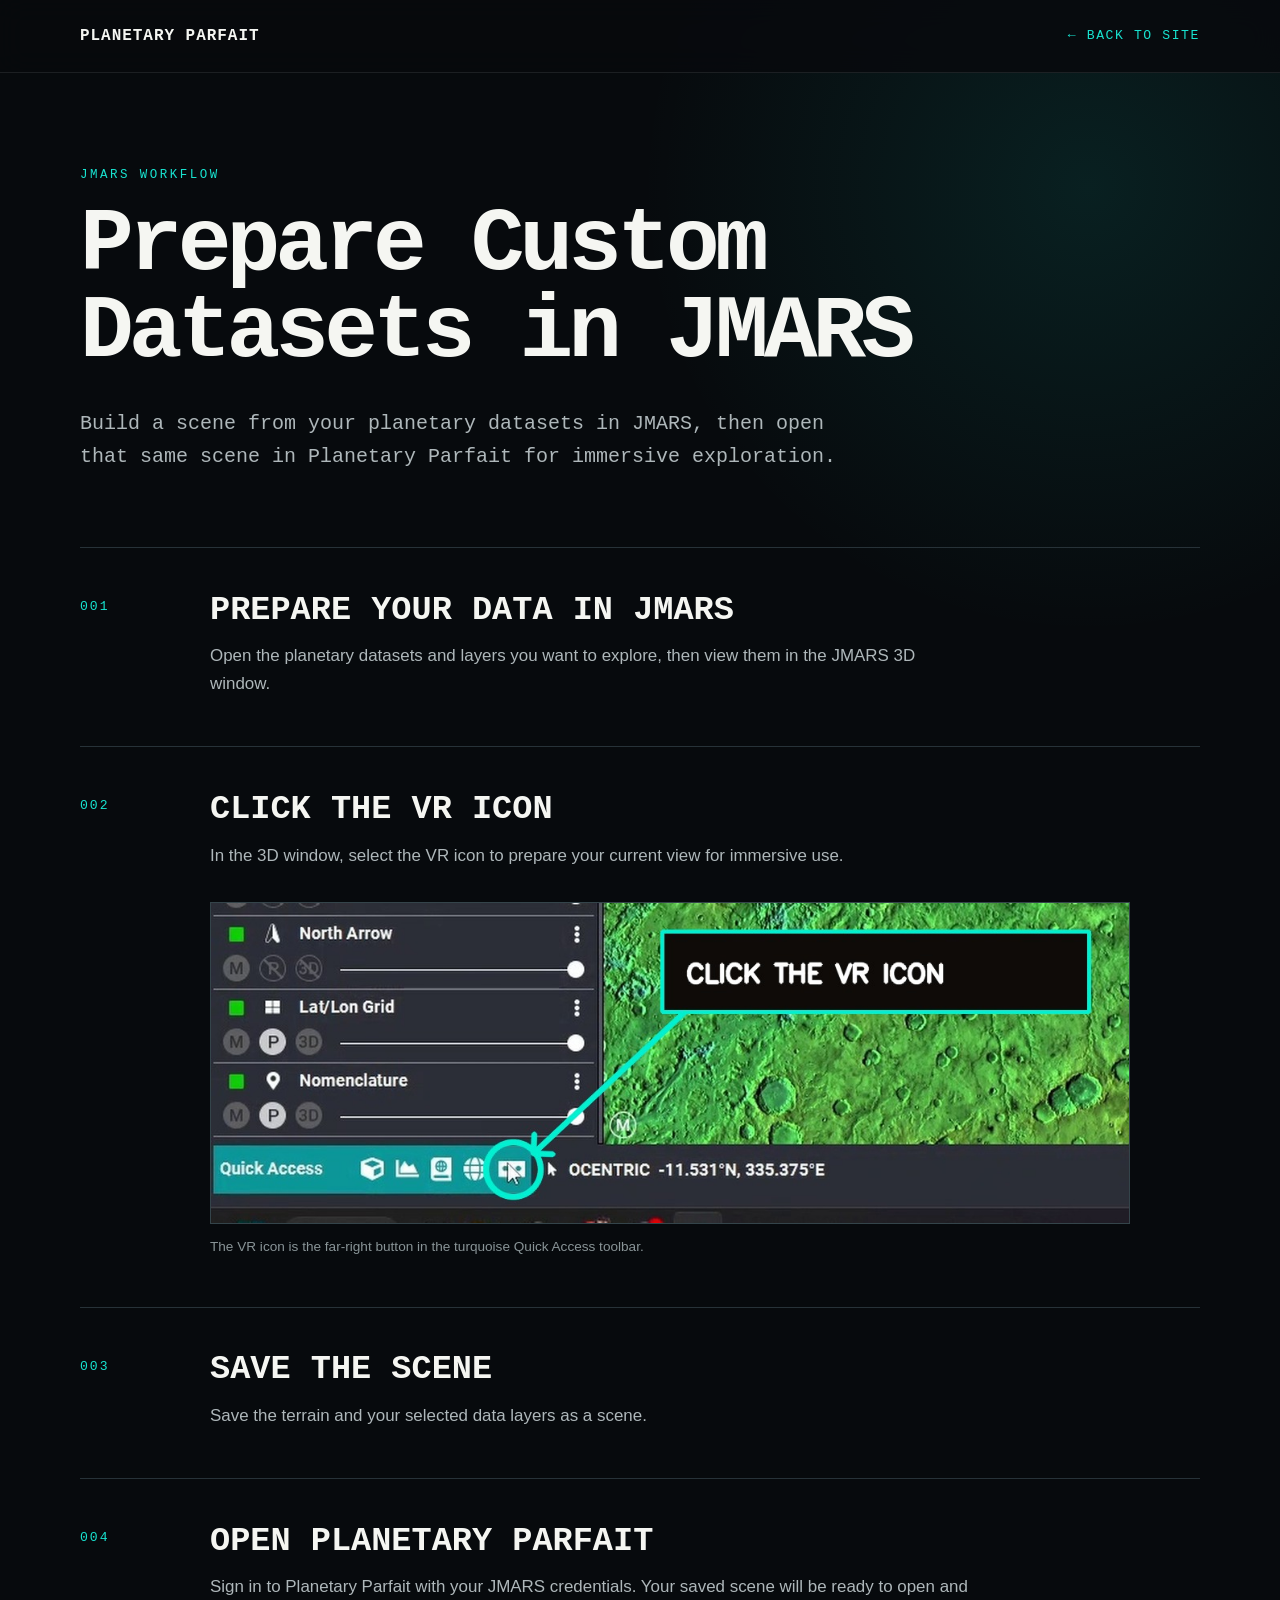
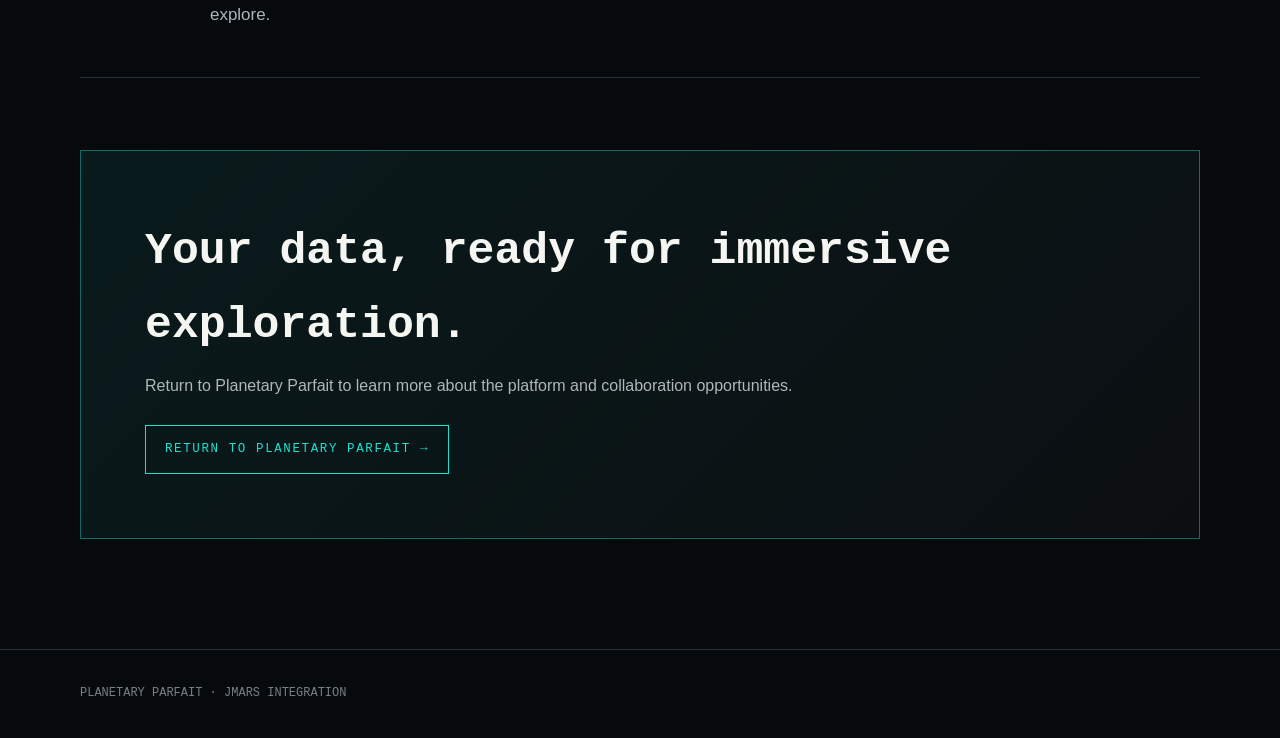
<file: tutorial.html>
<!doctype html>
<html lang="en">
<head>
  <meta charset="UTF-8" />
  <meta name="viewport" content="width=device-width, initial-scale=1.0" />
  <meta name="description" content="Prepare custom planetary datasets in JMARS for exploration in Planetary Parfait." />
  <title>Prepare Custom Datasets in JMARS | Planetary Parfait</title>
  <link rel="icon" type="image/svg+xml" href="./favicon.svg" />
  <style>
    :root {
      color-scheme: dark;
      --ink: #f5f6f2;
      --muted: #aeb7ba;
      --line: #273238;
      --panel: #11171b;
      --accent: #18e3d0;
      --bg: #070a0d;
    }
    * { box-sizing: border-box; }
    html { scroll-behavior: smooth; }
    body {
      margin: 0;
      color: var(--ink);
      background:
        radial-gradient(circle at 85% 8%, rgba(24, 227, 208, .10), transparent 28rem),
        var(--bg);
      font-family: "Courier New", Courier, monospace;
      line-height: 1.65;
    }
    a { color: inherit; }
    .wrap { width: min(1120px, calc(100% - 40px)); margin: 0 auto; }
    header {
      position: sticky;
      top: 0;
      z-index: 10;
      border-bottom: 1px solid rgba(255,255,255,.09);
      background: rgba(7,10,13,.86);
      backdrop-filter: blur(14px);
    }
    .nav { min-height: 72px; display: flex; align-items: center; justify-content: space-between; gap: 20px; }
    .brand { font-weight: 700; letter-spacing: .06em; text-decoration: none; }
    .back { color: var(--accent); font-size: .82rem; letter-spacing: .12em; text-decoration: none; }
    main { padding: 92px 0 110px; }
    .eyebrow { margin: 0 0 16px; color: var(--accent); font-size: .78rem; letter-spacing: .2em; }
    h1 { max-width: 900px; margin: 0; font-size: clamp(2.5rem, 7vw, 5.7rem); line-height: .98; letter-spacing: -.055em; }
    .lede { max-width: 760px; margin: 30px 0 74px; color: var(--muted); font-size: clamp(1rem, 2vw, 1.25rem); }
    .steps { border-top: 1px solid var(--line); }
    .step {
      display: grid;
      grid-template-columns: 96px minmax(0, 1fr);
      gap: 34px;
      padding: 48px 0;
      border-bottom: 1px solid var(--line);
    }
    .number { color: var(--accent); font-size: .82rem; letter-spacing: .15em; }
    .step h2 { margin: -.18em 0 12px; font-size: clamp(1.35rem, 3vw, 2.1rem); line-height: 1.2; text-transform: uppercase; }
    .step p { max-width: 760px; margin: 0; color: var(--muted); font-family: Arial, sans-serif; font-size: 1.06rem; }
    figure { margin: 32px 0 0; }
    figure img { display: block; width: 100%; max-width: 920px; border: 1px solid #34444a; }
    figcaption { margin-top: 12px; color: #899497; font-family: Arial, sans-serif; font-size: .85rem; }
    .cta {
      margin-top: 72px;
      padding: clamp(30px, 6vw, 64px);
      border: 1px solid rgba(24,227,208,.42);
      background: linear-gradient(135deg, rgba(24,227,208,.08), rgba(255,255,255,.02));
    }
    .cta h2 { margin: 0 0 10px; font-size: clamp(1.5rem, 4vw, 2.8rem); }
    .cta p { margin: 0 0 26px; color: var(--muted); font-family: Arial, sans-serif; }
    .button {
      display: inline-block;
      padding: 13px 19px;
      border: 1px solid var(--accent);
      color: var(--accent);
      font-size: .78rem;
      letter-spacing: .13em;
      text-decoration: none;
    }
    .button:hover { color: #06100f; background: var(--accent); }
    footer { padding: 34px 0; border-top: 1px solid var(--line); color: #768185; font-size: .75rem; }
    @media (max-width: 650px) {
      main { padding-top: 62px; }
      .step { grid-template-columns: 1fr; gap: 12px; padding: 36px 0; }
      .brand { font-size: .82rem; }
      .back { letter-spacing: .07em; }
    }
  </style>
</head>
<body>
  <header>
    <div class="wrap nav">
      <a class="brand" href="./">PLANETARY PARFAIT</a>
      <a class="back" href="./">← BACK TO SITE</a>
    </div>
  </header>

  <main class="wrap">
    <p class="eyebrow">JMARS WORKFLOW</p>
    <h1>Prepare Custom Datasets in JMARS</h1>
    <p class="lede">Build a scene from your planetary datasets in JMARS, then open that same scene in Planetary Parfait for immersive exploration.</p>

    <section class="steps" aria-label="JMARS workflow instructions">
      <article class="step">
        <div class="number">001</div>
        <div>
          <h2>Prepare your data in JMARS</h2>
          <p>Open the planetary datasets and layers you want to explore, then view them in the JMARS 3D window.</p>
        </div>
      </article>

      <article class="step">
        <div class="number">002</div>
        <div>
          <h2>Click the VR icon</h2>
          <p>In the 3D window, select the VR icon to prepare your current view for immersive use.</p>
          <figure>
            <img src="./assets/jmars-vr-icon-guide.jpg" alt="JMARS interface with the VR icon highlighted in the Quick Access toolbar" />
            <figcaption>The VR icon is the far-right button in the turquoise Quick Access toolbar.</figcaption>
          </figure>
        </div>
      </article>

      <article class="step">
        <div class="number">003</div>
        <div>
          <h2>Save the scene</h2>
          <p>Save the terrain and your selected data layers as a scene.</p>
        </div>
      </article>

      <article class="step">
        <div class="number">004</div>
        <div>
          <h2>Open Planetary Parfait</h2>
          <p>Sign in to Planetary Parfait with your JMARS credentials. Your saved scene will be ready to open and explore.</p>
        </div>
      </article>
    </section>

    <section class="cta">
      <h2>Your data, ready for immersive exploration.</h2>
      <p>Return to Planetary Parfait to learn more about the platform and collaboration opportunities.</p>
      <a class="button" href="./">RETURN TO PLANETARY PARFAIT →</a>
    </section>
  </main>

  <footer>
    <div class="wrap">PLANETARY PARFAIT · JMARS INTEGRATION</div>
  </footer>
</body>
</html>
</file>
